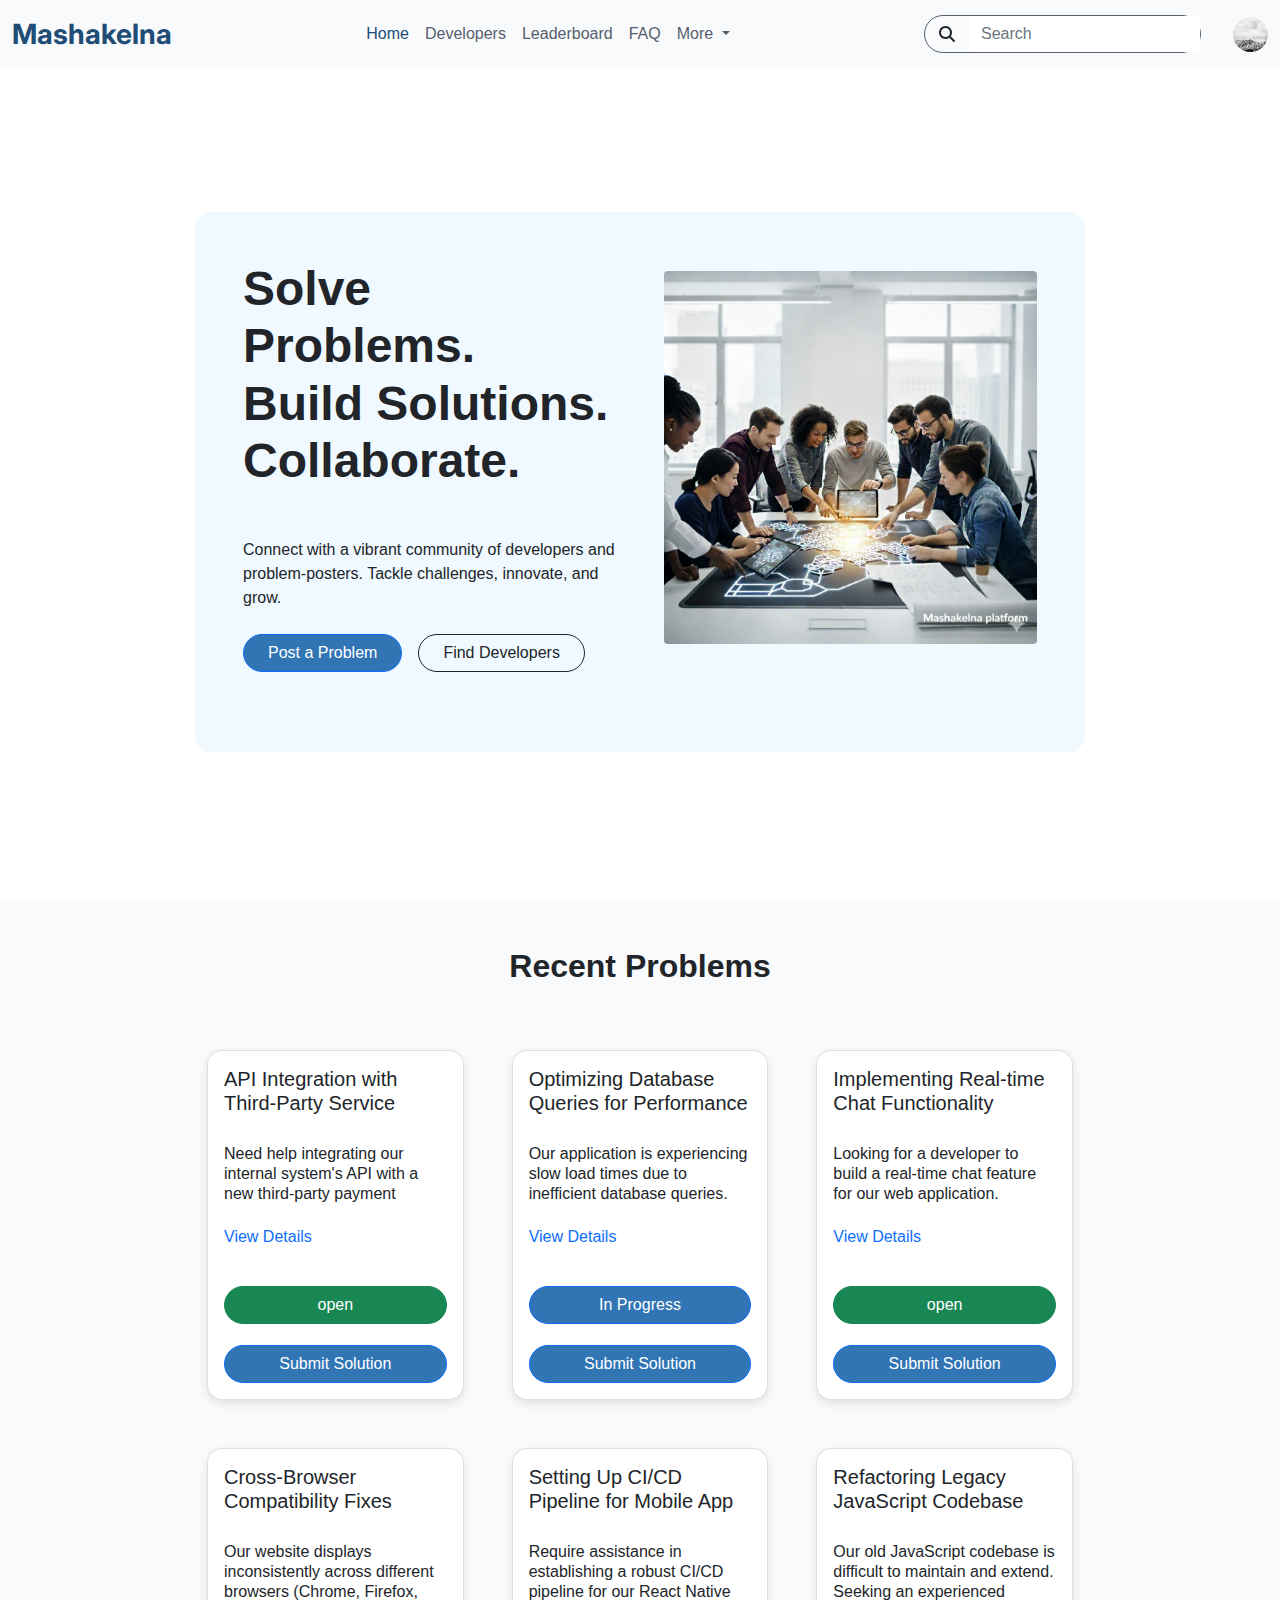
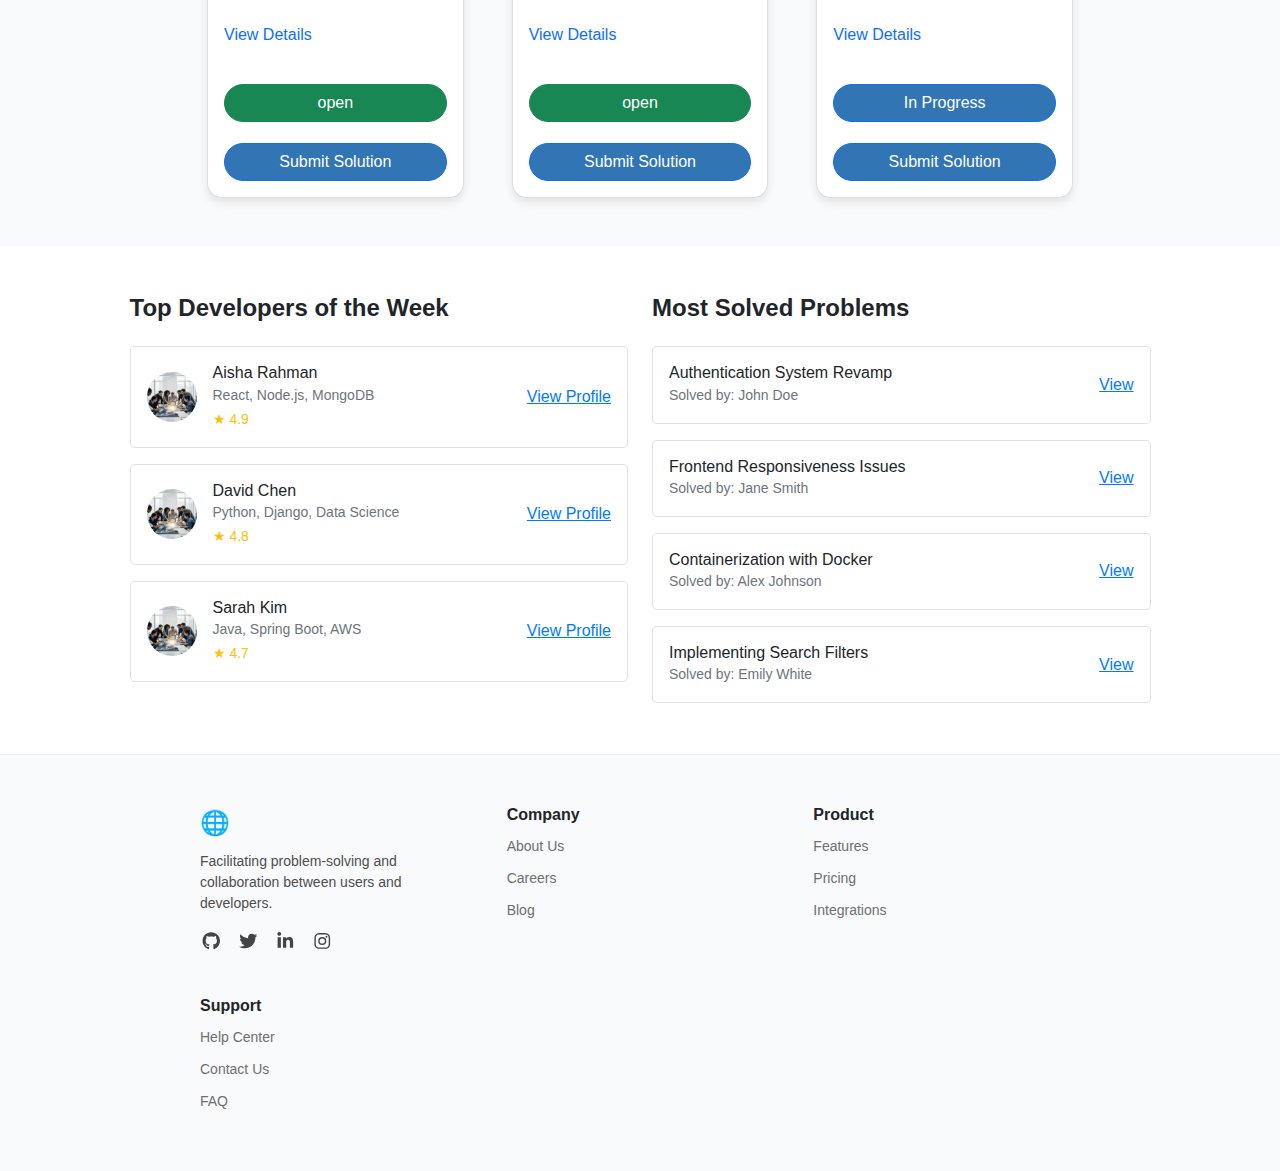
<file: index.html>
<!DOCTYPE html>
<html lang="en">
  <head>
    <meta charset="UTF-8" />
    <meta name="viewport" content="width=device-width, initial-scale=1.0" />
    <title>Mina</title>
    <link rel="shortcut icon" href="./img/my-image2.png" type="image/x-icon" />
    <link rel="stylesheet" href="./css/bootstrap.min.css" />
    <link rel="stylesheet" href="./css/bootstrap.min.css.map" />
    <link rel="stylesheet" href="./css/all.min.css" />
    <link rel="stylesheet" href="./css/main.css" />
    <link rel="stylesheet" href="./css/home.css" />
    <link rel="preconnect" href="https://fonts.googleapis.com" />
    <link rel="preconnect" href="https://fonts.gstatic.com" crossorigin />
    <link
      href="https://fonts.googleapis.com/css2?family=Inter:ital,opsz,wght@0,14..32,100..900;1,14..32,100..900&display=swap"
      rel="stylesheet"
    />

    <link rel="preconnect" href="https://fonts.googleapis.com" />
    <link rel="preconnect" href="https://fonts.gstatic.com" crossorigin />
    <link
      href="https://fonts.googleapis.com/css2?family=Borel&display=swap"
      rel="stylesheet"
    />
  </head>
  <body>
    <!--start navbar  -->
   <nav class="navbar navbar-expand-lg sticky-top custom-navbar">
      <div class="container-fluid">
        <a class="navbar-brand fw-bold fs-3 gt-2" href="./index.html">
          Mashakelna
        </a>
        <button
          class="navbar-toggler"
          type="button"
          data-bs-toggle="collapse"
          data-bs-target="#main"
          aria-controls="main"
          aria-expanded="false"
          aria-label="Toggle navigation"
        >
          <i class="fa-solid fa-bars"></i>
        </button>
        <div class="collapse navbar-collapse" id="main">
          <ul class="navbar-nav mx-auto align-items-center">
            <li class="nav-item">
              <a class="nav-link active" href="./index.html">Home</a>
            </li>
            <li class="nav-item">
              <a class="nav-link" href="./pages/developer.html">Developers</a>
            </li>
            <li class="nav-item">
              <a class="nav-link" href="./pages/leaderboard.html"
                >Leaderboard</a
              >
            </li>
            <li class="nav-item"><a class="nav-link" href="#FAQ">FAQ</a></li>

            <li class="nav-item dropdown">
              <a
                class="nav-link dropdown-toggle"
                href="#"
                role="button"
                data-bs-toggle="dropdown"
                aria-expanded="false"
              >
                More
              </a>
              <ul class="dropdown-menu">
                <li>
                  <a class="dropdown-item" href="#"
                    ><i class="fa-regular fa-bell"></i><span>Notifications</span></a
                  >
                </li>
                <li><hr class="dropdown-divider" /></li>
                <li>
                  <a class="dropdown-item" href="#"
                    ><i class="fa-regular fa-user"></i><span>Your Profile</span></a
                  >
                </li>
                <li><hr class="dropdown-divider" /></li>
                <li>
                  <a class="dropdown-item" href="#"
                    ><i class="fa-solid fa-gear"></i><span>Setting</span></a
                  >
                </li>
                <li><hr class="dropdown-divider" /></li>
                <li>
                  <a class="dropdown-item" href="#"
                    ><i class="fa-solid fa-right-from-bracket"></i><span>Log out</span></a
                  >
                </li>
              </ul>
            </li>
          </ul>
          <div class="nav-item mx-3">
            <form class="d-flex search-form">
              <span
                class="span-search input-group-text bg-transparent"
              >
                <i class="fa-solid fa-magnifying-glass"></i>
              </span>
              <input
                type="search"
                class="form-control"
                placeholder="Search"
                id="Search"
              />
            </form>
          </div>
          <div class="nav-item ms-3">
            <a href="">
              <img
                src="./imgs/one.jpg"
                alt="Profile"
                class="rounded-circle"
                style="width: 35px; height: 35px"
              />
            </a>
          </div>
        </div>
      </div>
    </nav>
    <!--end navbar  -->

    <!--start landing  -->

    <div class="landing d-flex justify-content-center align-items-center pb-1">
      <div class="container d-flex justify-content-center g-5">
        <div class="row justify-content-center align-items-center">
          <div class="col-lg-10 my-container p-5">
            <div class="row row-cols-md-2 g-5 align-items-center">
              <div class="col-md-6">
                <div class="text">
                  <div class="heading mb-5">
                    <h1>Solve Problems.</h1>
                    <p class="h1">Build Solutions.</p>
                    <p class="h1">Collaborate.</p>
                  </div>
                  <p class="mb-4">
                    Connect with a vibrant community of developers and
                    problem-posters. Tackle challenges, innovate, and grow.
                  </p>
                  <div class="landing-btns d-flex gap-3 flex-wrap">
                    <a href="#" class="btn btn-primary rounded-pill landing-btn px-4">
                      Post a Problem
                    </a>
                    <a href="#" class="btn btn-outline-dark rounded-pill px-4">
                      Find Developers
                    </a>
                  </div>
                </div>
              </div>

              <div class="col-md-6 text-center">
                <figure class="figure">
                  <img
                    src="./imgs/landing.png"
                    class="img-fluid rounded"
                    alt="Team working"
                  />
                </figure>
              </div>
            </div>
          </div>
        </div>
      </div>
    </div>


 





<div class="landing-two d-flex justify-content-center align-items-center py-5">
  <div class="container d-flex justify-content-center g-5">
    <div class="row justify-content-center align-items-center">
      <h2 class="fw-bold text-center pb-2">Recent Problems</h2>
      <div class="col-lg-10 mt-5">
        <div class="row row-cols-md-3 g-5 align-items-center">
          <div class="col-lg-4 col-md-6">
            <div class="card w-100">
              <div class="card-body">
                <h5 class="card-title fw-semibold">
                  API Integration with Third-Party Service
                </h5>
                <p class="card-text .text-black-50 lh-sm mb-0 pb-0">
                  Need help integrating our internal system's API with a new
                  third-party payment gateway. The documentation is extensive
                  but specific expertise is required to handle data mapping and
                  error handling efficiently.
                </p>
                <p class="mt-0 pb-0">
                  <a
                    class="link text-decoration-none my-5"
                    data-bs-toggle="collapse"
                    href="#collapseOne"
                    role="button"
                    aria-expanded="false"
                    aria-controls="collapseOne"
                  >
                    View Details
                  </a>
                </p>
                <button
                  type="button"
                  class="btn btn-success rounded-pill text-white open"
                  
                >
                  open
                </button>

                <div class="collapse" id="collapseOne">
                  <div class="card card-body">
                    Need help integrating our internal system's API with a new
                    third-party payment gateway. The documentation is extensive
                    but specific expertise is required to handle data mapping
                    and error handling efficiently.
                    <button
                      class="less-btn btn btn-outline-dark"
                      data-bs-toggle="collapse"
                      data-bs-target="#collapseOne"
                    >
                      Less
                    </button>
                  </div>
                </div>
                <a
                  href="#"
                  class="btn btn-primary Submit-Solution rounded-pill"
                >
                  Submit Solution
                </a>
              </div>
            </div>
          </div>
          <div class="col-md-6 col-lg-4">
            <div class="card w-100">
              <div class="card-body">
                <h5 class="card-title fw-semibold">
                  Optimizing Database Queries for Performance
                </h5>
                <p class="card-text .text-black-50 lh-sm mb-0 pb-0">
                  Our application is experiencing slow load times due to
                  inefficient database queries. We need a specialist to review
                  our current SQL queries and suggest optimizations for better
                  performance and scalability.
                </p>
                <p class="mt-0 pb-0">
                  <a
                    class="link text-decoration-none my-5"
                    data-bs-toggle="collapse"
                    href="#collapseTwo"
                    role="button"
                    aria-expanded="false"
                    aria-controls="collapseTwo"
                  >
                    View Details
                  </a>
                </p>
                <button
                  type="button"
                  class="btn btn-primary rounded-pill text-white in-progress"
                >
                  In Progress
                </button>

                <div class="collapse" id="collapseTwo">
                  <div class="card card-body">
                    Our application is experiencing slow load times due to
                    inefficient database queries. We need a specialist to review
                    our current SQL queries and suggest optimizations for better
                    performance and scalability.
                    <button
                      class="less-btn btn btn-outline-dark"
                      data-bs-toggle="collapse"
                      data-bs-target="#collapseTwo"
                    >
                      Less
                    </button>
                  </div>
                </div>
                <a href="#" class="btn btn-primary Submit-Solution rounded-pill">
                  Submit Solution
                </a>
              </div>
            </div>
          </div>
          <div class="col-md-6 col-lg-4">
            <div class="card w-100">
              <div class="card-body">
                <h5 class="card-title fw-semibold">
                  Implementing Real-time Chat Functionality
                </h5>
                <p class="card-text .text-black-50 lh-sm mb-0 pb-0">
                  Looking for a developer to build a real-time chat feature for
                  our web application. Requires experience with WebSockets and
                  handling concurrent user connections seamlessly.
                </p>
                <p class="mt-0 pb-0">
                  <a
                    class="link text-decoration-none my-5"
                    data-bs-toggle="collapse"
                    href="#collapseThree"
                    role="button"
                    aria-expanded="false"
                    aria-controls="collapseThree"
                  >
                    View Details
                  </a>
                </p>
                <button
                  type="button"
                  class="btn btn-success rounded-pill text-white open"
                >
                  open
                </button>

                <div class="collapse" id="collapseThree">
                  <div class="card card-body">
                    Looking for a developer to build a real-time chat feature
                    for our web application. Requires experience with
                    WebSockets and handling concurrent user connections
                    seamlessly.
                    <button
                      class="less-btn btn btn-outline-dark"
                      data-bs-toggle="collapse"
                      data-bs-target="#collapseThree"
                    >
                      Less
                    </button>
                  </div>
                </div>
                <a href="#" class="btn btn-primary Submit-Solution rounded-pill">
                  Submit Solution
                </a>
              </div>
            </div>
          </div>
          <div class="col-md-6 col-lg-4">
            <div class="card w-100">
              <div class="card-body">
                <h5 class="card-title fw-semibold">
                  Cross-Browser Compatibility Fixes
                </h5>
                <p class="card-text .text-black-50 lh-sm mb-0 pb-0">
                  Our website displays inconsistently across different browsers
                  (Chrome, Firefox, Safari, Edge). We need a frontend expert to
                  identify and resolve CSS/JS compatibility issues.
                </p>
                <p class="mt-0 pb-0">
                  <a
                    class="link text-decoration-none my-5"
                    data-bs-toggle="collapse"
                    href="#collapseFour"
                    role="button"
                    aria-expanded="false"
                    aria-controls="collapseFour"
                  >
                    View Details
                  </a>
                </p>
                <button
                  type="button"
                  class="btn btn-success rounded-pill text-white open"
                >
                  open
                </button>

                <div class="collapse" id="collapseFour">
                  <div class="card card-body">
                    Our website displays inconsistently across different
                    browsers (Chrome, Firefox, Safari, Edge). We need a frontend
                    expert to identify and resolve CSS/JS compatibility issues.
                    <button
                      class="less-btn btn btn-outline-dark"
                      data-bs-toggle="collapse"
                      data-bs-target="#collapseFour"
                    >
                      Less
                    </button>
                  </div>
                </div>
                <a href="#" class="btn btn-primary Submit-Solution rounded-pill">
                  Submit Solution
                </a>
              </div>
            </div>
          </div>
          <div class="col-md-6 col-lg-4">
            <div class="card w-100">
              <div class="card-body">
                <h5 class="card-title fw-semibold">
                  Setting Up CI/CD Pipeline for Mobile App
                </h5>
                <p class="card-text .text-black-50 lh-sm mb-0 pb-0">
                  Require assistance in establishing a robust CI/CD pipeline for
                  our React Native mobile application. Focus on automated
                  testing, build processes, and deployment to app stores.
                </p>
                <p class="mt-0 pb-0">
                  <a
                    class="link text-decoration-none my-5"
                    data-bs-toggle="collapse"
                    href="#collapseFive"
                    role="button"
                    aria-expanded="false"
                    aria-controls="collapseFive"
                  >
                    View Details
                  </a>
                </p>
                <button
                  type="button"
                  class="btn btn-success rounded-pill text-white open"
                >
                  open
                </button>

                <div class="collapse" id="collapseFive">
                  <div class="card card-body">
                    Require assistance in establishing a robust CI/CD pipeline
                    for our React Native mobile application. Focus on automated
                    testing, build processes, and deployment to app stores.
                    <button
                      class="less-btn btn btn-outline-dark"
                      data-bs-toggle="collapse"
                      data-bs-target="#collapseFive"
                    >
                      Less
                    </button>
                  </div>
                </div>
                <a href="#" class="btn btn-primary Submit-Solution rounded-pill">
                  Submit Solution
                </a>
              </div>
            </div>
          </div>
          <div class="col-md-6 col-lg-4">
            <div class="card w-100">
              <div class="card-body">
                <h5 class="card-title fw-semibold">
                  Refactoring Legacy JavaScript Codebase
                </h5>
                <p class="card-text .text-black-50 lh-sm mb-0 pb-0">
                  Our old JavaScript codebase is difficult to maintain and
                  extend. Seeking an experienced developer to refactor it into a
                  modern, modular, and testable structure using ES6+ features.
                </p>
                <p class="mt-0 pb-0">
                  <a
                    class="link text-decoration-none my-5"
                    data-bs-toggle="collapse"
                    href="#collapseSix"
                    role="button"
                    aria-expanded="false"
                    aria-controls="collapseSix"
                  >
                    View Details
                  </a>
                </p>
                <button
                  type="button"
                  class="btn btn-primary rounded-pill text-white in-progress"
                >
                  In Progress
                </button>

                <div class="collapse" id="collapseSix">
                  <div class="card card-body">
                    Our old JavaScript codebase is difficult to maintain and
                    extend. Seeking an experienced developer to refactor it into
                    a modern, modular, and testable structure using ES6+
                    features.
                    <button
                      class="less-btn btn btn-outline-dark"
                      data-bs-toggle="collapse"
                      data-bs-target="#collapseSix"
                    >
                      Less
                    </button>
                  </div>
                </div>
                <a href="#" class="btn btn-primary Submit-Solution rounded-pill">
                  Submit Solution
                </a>
              </div>
            </div>
          </div>
        </div>
      </div>
    </div>
  </div>
</div>



<div class="container py-5">
<div class="row">
  <div class="col-lg-11 mx-auto">
      <div class="row">
    <!-- Left Section: Top Developers -->
    <div class="col-lg-6 col-md-12 mb-4">
      <h4 class="mb-4">Top Developers of the Week</h4>

      <!-- Developer 1 -->
      <div class="d-flex align-items-center justify-content-between p-3 mb-3 border rounded-3 bg-white custom-card">
        <div class="d-flex align-items-center">
          <img src="./imgs/landing.png" alt="profile" class="rounded-circle me-3" width="50" height="50">
          <div>
            <h6 class="mb-0">Aisha Rahman</h6>
            <small class="text-muted">React, Node.js, MongoDB</small><br>
            <small class="text-warning">★ 4.9</small>
          </div>
        </div>
        <a href="#" class="text-primary fw-semibold">View Profile</a>
      </div>

      <!-- Developer 2 -->
      <div class="d-flex align-items-center justify-content-between p-3 mb-3 border rounded-3 bg-white custom-card">
        <div class="d-flex align-items-center">
          <img src="./imgs/landing.png" alt="profile" class="rounded-circle me-3" width="50" height="50">
          <div>
            <h6 class="mb-0">David Chen</h6>
            <small class="text-muted">Python, Django, Data Science</small><br>
            <small class="text-warning">★ 4.8</small>
          </div>
        </div>
        <a href="#" class="text-primary fw-semibold">View Profile</a>
      </div>

      <!-- Developer 3 -->
      <div class="d-flex align-items-center justify-content-between p-3 border rounded-3 bg-white custom-card">
        <div class="d-flex align-items-center">
          <img src="./imgs/landing.png" alt="profile" class="rounded-circle me-3" width="50" height="50">
          <div>
            <h6 class="mb-0">Sarah Kim</h6>
            <small class="text-muted">Java, Spring Boot, AWS</small><br>
            <small class="text-warning">★ 4.7</small>
          </div>
        </div>
        <a href="#" class="text-primary fw-semibold">View Profile</a>
      </div>
    </div>

    <!-- Right Section: Most Solved Problems -->
    <div class="col-lg-6 col-md-12">
      <h4 class="mb-4">Most Solved Problems</h4>

      <!-- Problem 1 -->
      <div class="d-flex align-items-center justify-content-between p-3 mb-3 border rounded-3 bg-white custom-card">
        <div>
          <h6 class="mb-0">Authentication System Revamp</h6>
          <small class="text-muted">Solved by: John Doe</small>
        </div>
        <a href="#" class="text-primary fw-semibold">View</a>
      </div>

      <!-- Problem 2 -->
      <div class="d-flex align-items-center justify-content-between p-3 mb-3 border rounded-3 bg-white custom-card">
        <div>
          <h6 class="mb-0">Frontend Responsiveness Issues</h6>
          <small class="text-muted">Solved by: Jane Smith</small>
        </div>
        <a href="#" class="text-primary fw-semibold">View</a>
      </div>

      <!-- Problem 3 -->
      <div class="d-flex align-items-center justify-content-between p-3 mb-3 border rounded-3 bg-white custom-card">
        <div>
          <h6 class="mb-0">Containerization with Docker</h6>
          <small class="text-muted">Solved by: Alex Johnson</small>
        </div>
        <a href="#" class="text-primary fw-semibold">View</a>
      </div>

      <!-- Problem 4 -->
      <div class="d-flex align-items-center justify-content-between p-3 border rounded-3 bg-white custom-card">
        <div>
          <h6 class="mb-0">Implementing Search Filters</h6>
          <small class="text-muted">Solved by: Emily White</small>
        </div>
        <a href="#" class="text-primary fw-semibold">View</a>
      </div>
    </div>
  </div>
  </div>
</div>
</div>


<footer class="footer">
      <div class="footer-container">
        <!-- Column 1 -->
        <div class="footer-col">
          <div class="footer-logo">🌐</div>
          <p class="footer-desc">
            Facilitating problem-solving and collaboration between users and
            developers.
          </p>
          <div class="social-icons">
            <a href="#"><i class="fab fa-github"></i></a>
            <a href="#"><i class="fab fa-twitter"></i></a>
            <a href="#"><i class="fab fa-linkedin-in"></i></a>
            <a href="#"><i class="fab fa-instagram"></i></a>
          </div>
        </div>

        <!-- Column 2 -->
        <div class="footer-col">
          <h4>Company</h4>
          <ul>
            <li><a href="#">About Us</a></li>
            <li><a href="#">Careers</a></li>
            <li><a href="#">Blog</a></li>
          </ul>
        </div>

        <!-- Column 3 -->
        <div class="footer-col">
          <h4>Product</h4>
          <ul>
            <li><a href="#">Features</a></li>
            <li><a href="#">Pricing</a></li>
            <li><a href="#">Integrations</a></li>
          </ul>
        </div>

        <!-- Column 4 -->
        <div class="footer-col">
          <h4>Support</h4>
          <ul>
            <li><a href="#">Help Center</a></li>
            <li><a href="#">Contact Us</a></li>
            <li><a href="#">FAQ</a></li>
          </ul>
        </div>
      </div>
    </footer>
    <!-- end footer -->

    <script>
      let lessBtn = document.querySelector(".less-btn");
      lessBtn.onclick = () => {
        lessBtn.setAttribute("aria-expanded", "false");
      };
    </script>
    <script src="./js/all.min.js"></script>
    <script src="./js/bootstrap.bundle.min.js"></script>
    <script src="./js/bootstrap.bundle.min.js.map"></script>
  </body>
</html>
</file>
<file: css/main.css>
/* start global */
:root {
  --main-color: #565e6cff;
  --back-color: #fafafbff;
  --hover-color: #3175b4ff;
}
* {
  box-sizing: border-box;
  -webkit-box-sizing: border-box;
  -moz-box-sizing: border-box;
}

html {
  scroll-behavior: smooth;
}

body {
  font-family: "Inter", sans-serif;
  margin: 0;
  padding: 0;
}
/* end global */

/* start Navbar */
   .custom-navbar {
        background-color: #fff;
      }
      .navbar .navbar-toggler {
        color: var(--main-color);
        font-size: 25px;
        border-color: white;
      }

      .navbar .navbar-toggler[aria-expanded="true"] {
        border-color: var(--hover-color);
      }
      .navbar .nav-link {
        color: var(--main-color);
        font-weight: 500;
        transition: 0.3s;
      }

      .navbar .nav-link:hover,
      .navbar .nav-link.active {
        color: var(--hover-color);
      }

      .navbar-brand {
        color: var(--hover-color) !important;
        font-family: "Inter", cursive;
      }
      nav .navbar-nav .icons {
        color: var(--main-color);
      }
      nav .navbar-nav .icons:hover {
        color: var(--hover-color);
      }
      .custom-navbar {
        background-color: var(--back-color);
        /* border-bottom: 1px solid var(--hover-color); */
      }
      
      .navbar .search-form {
        display: flex;
        border: 1px solid var(--main-color);
        border-radius: 50rem;
      }

      .navbar .search-form .input-group-text,
      .navbar .search-form .form-control {
          border: none;
      }

      @media (max-width: 991.98px) {
        .navbar .navbar-collapse {
          background-color: var(--back-color);
          padding: 8px 12px;
        }

        .navbar .navbar-nav {
          width: 100%;
        }
        .navbar .nav-item {
          width: 100%;
        }

        .navbar .nav-link,
        .navbar .icons {
          display: block;
          width: 100%;
          text-align: left;
          padding: 10px 8px;
        }

        .navbar .nav-item + .nav-item {
          margin-top: 6px;
          border-top: 1px solid rgba(86, 94, 108, 0.25);
          padding-top: 6px;
        }

        .navbar .search-form {
          width: 100%;
        }
        .navbar .nav-item.mx-3 {
          margin-left: 0 !important;
          margin-right: 0 !important;
        }
      }

/* end nav */

/* footer section */
.footer {
  background-color: var(--back-color);
  padding: 50px 200px 50px 200px;
  border-top: 1px solid #eee;
  font-family: Arial, sans-serif;
}

.footer-container {
  max-width: 1200px;
  margin: auto;
  display: flex;
  flex-wrap: wrap;
  gap: 40px;
  justify-content: space-between;
}

.footer-col {
  flex: 1 1 200px;
  min-width: 180px;
}

.footer-logo {
  font-size: 24px;
  margin-bottom: 10px;
}

.footer-desc {
  font-size: 14px;
  color: #4f4e4e;
  margin-bottom: 15px;
}

.footer-col h4 {
  font-size: 16px;
  font-weight: bold;
  margin-bottom: 10px;
}

.footer-col ul {
  list-style: none;
  padding: 0;
  margin: 0;
}

.footer-col ul li {
  margin-bottom: 8px;
}

.footer-col ul li a {
  text-decoration: none;
  color: #6f6f6f;
  font-size: 14px;
  transition: 0.3s;
}

.footer-col ul li a:hover {
  color: #007bff;
}

.social-icons a {
  font-size: 18px;
  margin-right: 10px;
  color: #444;
  transition: 0.3s;
  text-decoration: none;
}

.social-icons a:hover {
  color: #007bff;
}

/* Responsive */
@media (max-width: 768px) {
  .footer-container {
    flex-direction: column;
    align-items: flex-start;
  }
}

/* ===================== Responsive Enhancements ===================== */

@media (max-width: 1200px) {
  .footer {
    padding: 40px 80px;
  }
}

@media (max-width: 992px) {
  .footer {
    padding: 30px 40px;
  }

  .navbar-nav {
    padding-left: 0;
  }

  .search-filters {
    justify-content: center;
  }

  .footer-container {
    flex-direction: column;
    gap: 30px;
  }
}

/* Mobile (≤ 600px) */
@media (max-width: 600px) {
  .footer {
    padding: 20px;
  }

  .footer-container {
    flex-direction: column;
    gap: 30px;
  }
}
</file>
<file: css/home.css>
/* start global */
:root {
  --main-color: #565e6cff;
  --back-color: #f8fafc;
  --hover-color: #204d76ff;
  --btn-color:#3175b4ff;
  --Dark-Olive-btn:#4B694B;
  --Olive-hover-btn:#198754;
}
* {
  box-sizing: border-box;
  -webkit-box-sizing: border-box;
  -moz-box-sizing: border-box;
}

html {
  scroll-behavior: smooth;
}

body {
  font-family: "Epilogue", sans-serif;
  margin: 0;
  padding: 0;
}
/* end global */
/* start landing */

.landing {
  background-color: #fff;
  min-height: calc(100vh - 68.8px);
}

.landing .my-container {
  background-color: #f0f9ff;
  border-radius: 16px;
  min-height: 60vh;
}

.landing .heading h1,
.landing .heading .h1 {
  margin: 0;
  padding: 0;
  font-weight: 800;
  font-size: 3rem;
}
.landing .img .figure {
  width: 80%;
  padding: 50px;
  border-radius: 40px !important;
}
.landing .img .figure img {
  border-radius: 40px !important;
  object-fit: cover;
  width: 90%;
  max-height: 180px;
}

/* End Landing */

/* start landing-two  */

.landing-two {
  background-color: var(--back-color);
}

.landing-two .card {
  border-radius: 15px;
  box-shadow: 0 4px 10px rgba(0, 0, 0, 0.1);
  transition: all 0.3s ease;
  height: 350px;
  display: flex;
  flex-direction: column;
  justify-content: space-between;
  overflow: hidden;
  position: relative;
}
.landing-two .card:hover {
  transform: translateY(-10px);
}
.landing-two .card .collapse {
  position: absolute;
  bottom: 60px;
  left: 0;
  width: 100%;
  background: #fff;
  border-radius: 10px;
  padding: 10px;
  box-shadow: 0 4px 10px rgba(0, 0, 0, 0.1);
  max-height: 150px;
  overflow-y: auto;
  z-index: 2;
}

.landing-two .card .card-text {
  -webkit-line-clamp: 4;
  height: 60px;
  overflow: hidden;
  text-overflow: ellipsis;
}
.landing-two .card .card-body {
  height: 100%;
  display: flex;
  flex-direction: column;
  justify-content: space-between;
}
.landing-two .card .open{
  background-color: var(--Olive-hover-btn);
}
.landing-two .card .open:hover{
  background-color: var(--Dark-Olive-btn);
}
.landing .landing-btn,
.landing-two .card .Submit-Solution,
.landing-two .card .in-progress{
  background-color: var(--btn-color);
}
.landing .landing-btn:hover,
.landing-two .card .Submit-Solution:hover,
.landing-two .card .in-progress:hover{
  background-color: var(--hover-color);
}
/* end landing-two  */


  .custom-card {
    transition: all 0.3s ease;
  }

  .custom-card:hover {
    transform: translateY(-3px);
    box-shadow: 0 6px 20px rgba(0, 0, 0, 0.08);
  }

  h4 {
    font-weight: 600;
  }

  h6 {
    font-size: 1rem;
  }

  .text-primary {
    color: #007bff !important;
  }

  .text-primary:hover {
    text-decoration: underline !important;
  }
</file>
